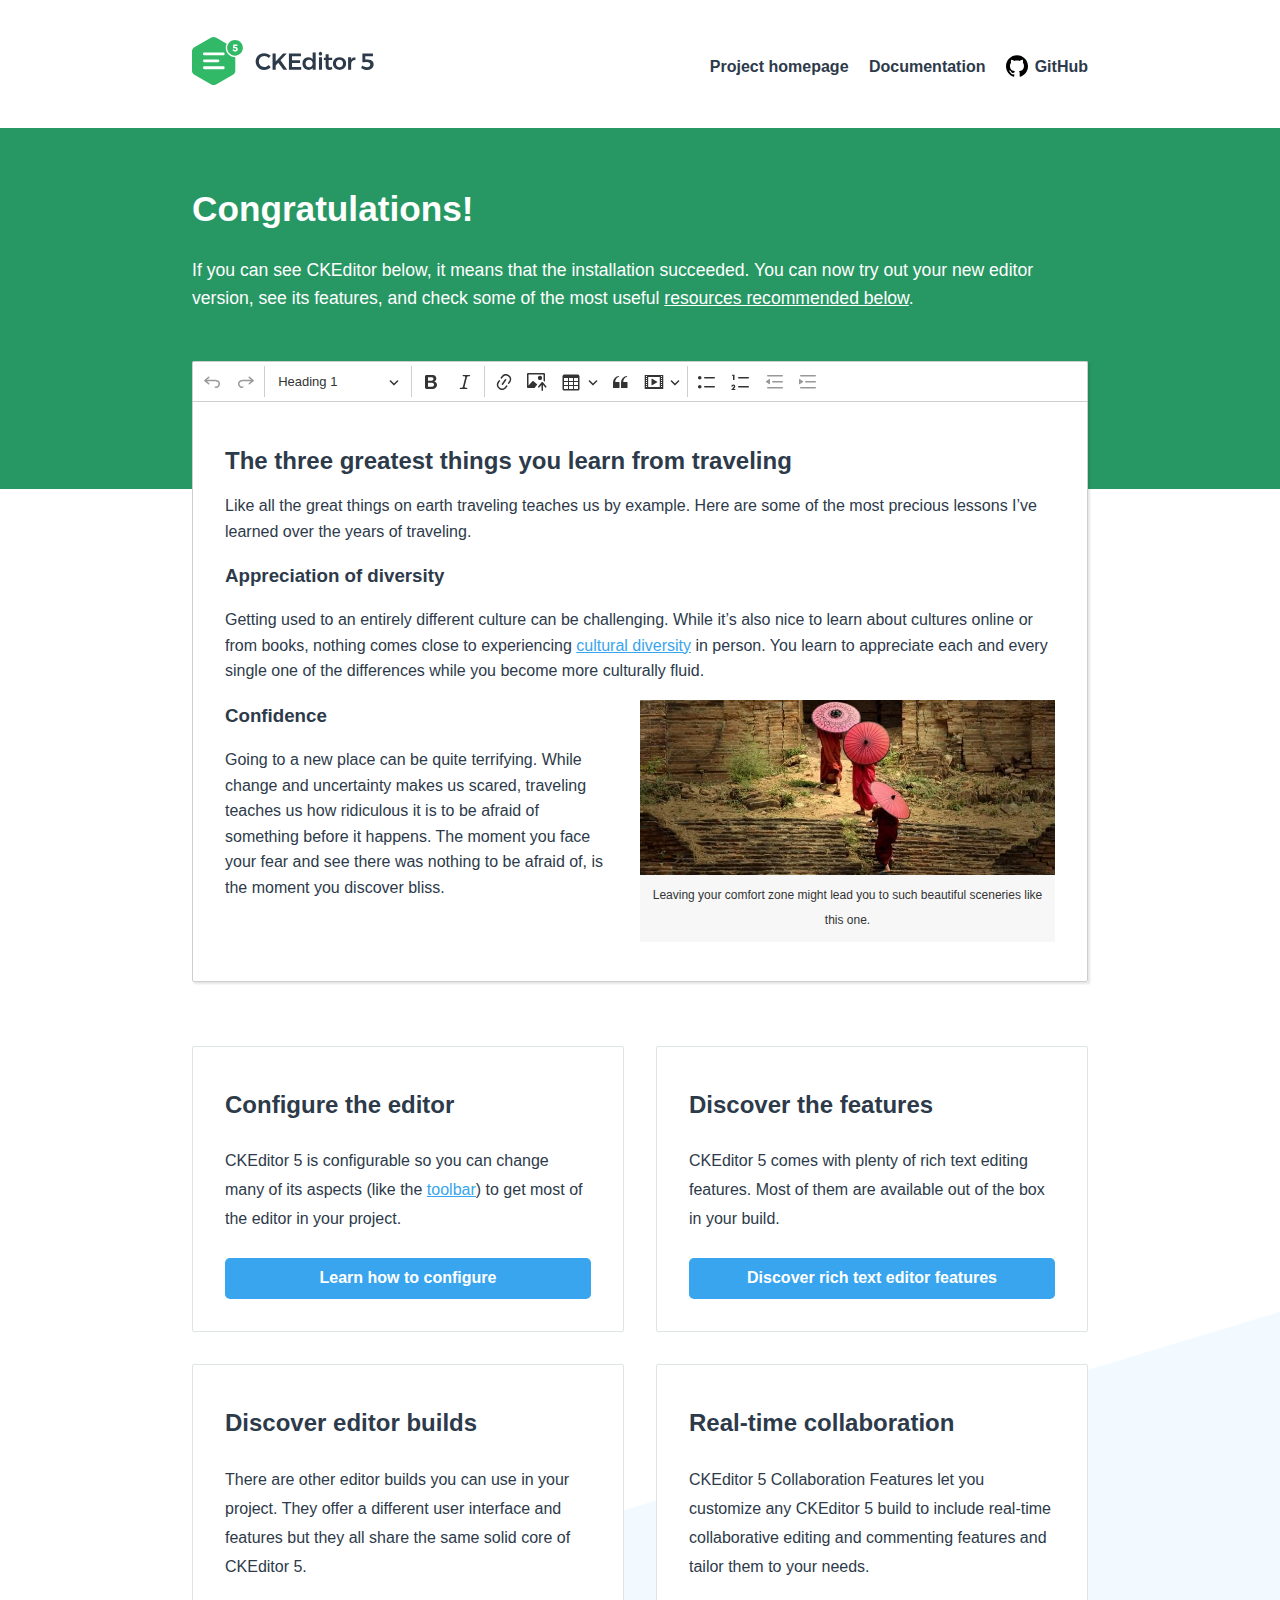
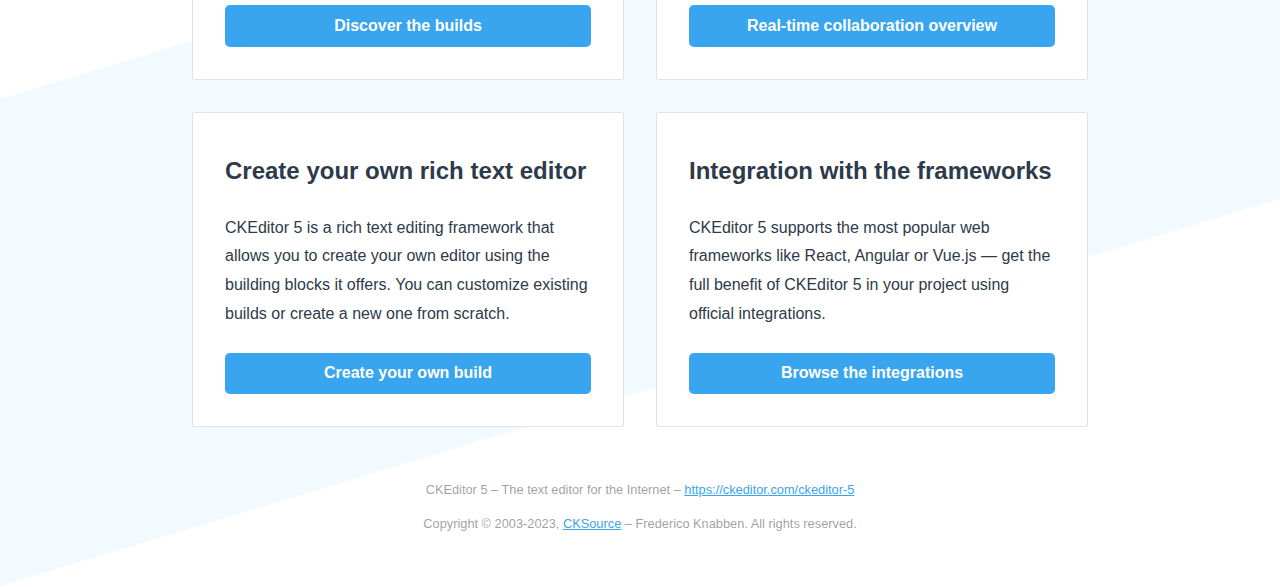
<file: src/main/resources/static/common/js/ckeditor5/index.html>
<!DOCTYPE html>
<!--
Copyright (c) 2003-2023, CKSource Holding sp. z o.o. All rights reserved.
For licensing, see LICENSE.md or https://ckeditor.com/legal/ckeditor-oss-license
-->
<html lang="en">
<head>
	<meta charset="utf-8">
	<meta name="viewport" content="width=device-width, initial-scale=1.0, maximum-scale=1.0" />
	<link type="text/css" href="sample/css/sample.css" rel="stylesheet" media="screen" />
	<title>CKEditor 5 – classic editor build sample</title>
</head>
<body>

<header>
	<div class="centered">
		<h1><a href="https://ckeditor.com/ckeditor-5"><img src="sample/img/logo.svg" alt="WYSIWYG editor - CKEditor 5" /></a></h1>

		<input type="checkbox" id="menu-toggle" />
		<label for="menu-toggle"></label>
		  
		<nav>
			<ul>
				<li><a href="https://ckeditor.com/ckeditor-5">Project homepage</a></li>
				<li><a href="https://ckeditor.com/docs/">Documentation</a></li>
				<li><a href="https://github.com/ckeditor/ckeditor5">GitHub</a></li>
			</ul>
		</nav>
	</div>
</header>

<main>
	<div class="message">
		<div class="centered">
			<h1>Congratulations!</h1>

			<p>If you can see CKEditor below, it means that the installation succeeded. You can now try out your new editor version, see its features,
			and check some of the most useful <a href="#references">resources recommended below</a>.</p>
		</div>
	</div>
	<div class="centered">
		<div id="editor">
			<h2>The three greatest things you learn from traveling</h2>

			<p>Like all the great things on earth traveling teaches us by example. Here are some of the most precious lessons I’ve learned over the years of traveling.</p>

			<h3>Appreciation of diversity</h3>

			<p>Getting used to an entirely different culture can be challenging. While it’s also nice to learn about cultures online or from books, nothing comes close to experiencing <a href="https://en.wikipedia.org/wiki/Cultural_diversity">cultural diversity</a> in person. You learn to appreciate each and every single one of the differences while you become more culturally fluid.</p>

			<figure class="image image-style-side"><img src="sample/img/umbrellas.jpg" alt="Three Monks walking on ancient temple.">
				<figcaption>Leaving your comfort zone might lead you to such beautiful sceneries like this one.</figcaption>
			</figure>

			<h3>Confidence</h3>

			<p>Going to a new place can be quite terrifying. While change and uncertainty makes us scared, traveling teaches us how ridiculous it is to be afraid of something before it happens. The moment you face your fear and see there was nothing to be afraid of, is the moment you discover bliss.</p>
		</div>

		<div id="references">
			<section>
				<h2>Configure the editor</h2>
				<p>CKEditor 5 is configurable so you can change many of its aspects (like the <a href="https://ckeditor.com/docs/ckeditor5/latest/builds/guides/integration/configuration.html#toolbar-setup">toolbar</a>) to get most of the editor in your project.</p>
				<p><a href="https://ckeditor.com/docs/ckeditor5/latest/builds/guides/integration/configuration.html">Learn how to configure</a></p>
			</section>

			<section>
				<h2>Discover the features</h2>
				<p>CKEditor 5 comes with plenty of rich text editing features. Most of them are available out of the box in your build.</p>
				<p><a href="https://ckeditor.com/docs/ckeditor5/latest/features/index.html">Discover rich text editor features</a></p>				</section>

			<section>
				<h2>Discover editor builds</h2>
				<p>There are other editor builds you can use in your project. They offer a different user interface and features but they all share the same solid core of CKEditor 5.</p>
				<p><a href="https://ckeditor.com/docs/ckeditor5/latest/builds/guides/overview.html">Discover the builds</a></p>
			</section>

			<section>
				<h2>Real-time collaboration</h2>
				<p>CKEditor 5 Collaboration Features let you customize any CKEditor 5 build to include real-time collaborative editing and commenting features and tailor them to your needs.</p>
				<p><a href="https://ckeditor.com/docs/ckeditor5/latest/features/collaboration/collaboration.html">Real-time collaboration overview</a></p>
			</section>

			<section>
				<h2>Create your own rich text editor</h2>
				<p>CKEditor 5 is a rich text editing framework that allows you to create your own editor using the building blocks it offers. You can customize existing builds or create a new one from scratch.</p>
				<p><a href="https://ckeditor.com/docs/ckeditor5/latest/builds/guides/development/custom-builds.html">Create your own build</a></p>
			</section>

			<section>
				<h2>Integration with the frameworks</h2>
				<p>CKEditor 5 supports the most popular web frameworks like React, Angular or Vue.js &mdash; get the full benefit of CKEditor 5 in your project using official integrations.</p>
				<p><a href="https://ckeditor.com/docs/ckeditor5/latest/builds/guides/integration/frameworks/overview.html">Browse the integrations</a></p>
			</section>	
		</div>
	</div>
</main>

<footer>
	<div>
		<p>CKEditor 5 – The text editor for the Internet – <a href="https://ckeditor.com/ckeditor-5">https://ckeditor.com/ckeditor-5</a></p>
		<p>Copyright © 2003-2023, <a href="https://cksource.com/">CKSource</a> – Frederico Knabben. All rights reserved.</p>
	</div>
</footer>

<script src="ckeditor.js"></script>

<script>
	ClassicEditor
		.create( document.querySelector( '#editor' ), {
			// toolbar: [ 'heading', '|', 'bold', 'italic', 'link' ]
		} )
		.then( editor => {
			window.editor = editor;
		} )
		.catch( err => {
			console.error( err.stack );
		} );
</script>

</body>
</html>
</file>
<file: src/main/resources/static/common/js/ckeditor5/sample/css/sample.css>
/**
 * @license Copyright (c) 2003-2023, CKSource Holding sp. z o.o. All rights reserved.
 * For licensing, see LICENSE.md or https://ckeditor.com/legal/ckeditor-oss-license
 */

:root {
	--ck-sample-base-spacing: 2em;
	--ck-sample-color-white: #fff;
	--ck-sample-color-green: #279863;
}

body, html {
	padding: 0;
	margin: 0;

	font-family: sans-serif, Arial, Verdana, "Trebuchet MS", "Apple Color Emoji", "Segoe UI Emoji", "Segoe UI Symbol";
	font-size: 16px;
	line-height: 22px;
}

body {
	height: 100%;
	color: #2D3A4A;
	background-image: url(../img/bg.png);
	background-repeat: no-repeat;
	background-position: 50% 100%;
	background-size: 100% auto;
}

body * {
	box-sizing: border-box;
}

a {
	color: #38A5EE;
}

abbr {
	border-bottom: 1px dotted #333;
	text-decoration: none;
}

.centered {
	max-width: 960px;
	margin: 0 auto;
	padding: 0 var(--ck-sample-base-spacing);
}

/* --------- HEADER ---------------------------------------------------------------------------- */

header .centered {
	display: flex;
	flex-flow: row nowrap;
	justify-content: space-between;
	align-items: center;
	min-height: 8em;
}

header h1 {
	margin: 0;
	font-size: 1em;
	display: inline-block;
}

header h1 a {
	display: inline-block;
	line-height: 0;
}

header h1 img {
	height: 3em;
}

header nav ul {
	margin: 0;
	padding: 0;
	list-style-type: none;
}

header nav ul li {
	display: inline-block;
}

header nav ul li + li {
	margin-left: 1em;
}

header nav ul li a {
	font-weight: bold;
	text-decoration: none;
	color: #2D3A4A;
}

header nav ul li a:hover {
	text-decoration: underline;
}

header nav ul li:last-child a::before {
	content: url(../img/github.svg);
	width: 1.4em;
	height: 1.4em;
	display: inline-block;
	margin-right: .4em;
	position: relative;
	top: .3em;
}

header input {
	display: none;
}

header label {
	display: none;
}

/* --------- MAIN ------------------------------------------------------------------------------- */

main .message {
	padding: 0 0 var(--ck-sample-base-spacing);
	background: var(--ck-sample-color-green);
	color: var(--ck-sample-color-white);
}

main .message::after {
	content: "";
	z-index: -1;
	display: block;
	height: 10em;
	width: 100%;
	background: var(--ck-sample-color-green);
	position: absolute;
	left: 0;
}

main .message h1 {
	padding-top: var(--ck-sample-base-spacing);
	margin: 0 0 1em;
	font-size: 2.2em;
}

main .message p {
	font-size: 1.1em;
	line-height: 1.6em;
}

main .message p a {
	color: var(--ck-sample-color-white);
}

main #editor {
	background: var(--ck-sample-color-white);
	box-shadow: 2px 2px 2px rgba(0,0,0,.1);
	border: 1px solid #DFE4E6;			
	border-bottom-color: #cdd0d2;
	border-right-color: #cdd0d2;
}

main .ck.ck-editor {
	box-shadow: 2px 2px 2px rgba(0,0,0,.1);
}

main .ck.ck-content {
	font-size: 1em;
	line-height: 1.6em;
	margin-bottom: 0.8em;
	min-height: 200px;
	padding: 1.5em 2em;
}

main #references {
	margin: 4em 0 var(--ck-sample-base-spacing);
	display: grid;
	grid-template-columns: repeat( auto-fit, minmax(320px, 1fr) );
	grid-gap: var(--ck-sample-base-spacing);
}

main #references > section {
	background: var(--ck-sample-color-white);
	border-radius: 2px;
	border: 1px solid #DFE4E6;			
	padding: var(--ck-sample-base-spacing);
	line-height: 1.8em;

	display: flex;
	flex-flow: column nowrap;
	justify-content: space-between;
}

main #references > section h2 {
	margin: .5em 0;
}

main #references > section p:first-of-type {
	flex: 1 0 auto;
}

main #references > section p:last-child {
	margin: calc(.25*var(--ck-sample-base-spacing)) 0 0;
}

main #references > section p:last-child a {
	background: #38A5EE;
	border-radius: 5px;
	padding: .4em 1em;
	color: var(--ck-sample-color-white);
	text-decoration: none;
	font-weight: bold;
	display: block;
	text-align: center;
}

main #references > section p:last-child a:hover {
	background: #218cd4;
}

/* --------- MAIN / DOCUMENT EDITOR --------------------------------------------------------------- */

main .document-editor {
	border: 1px solid #DFE4E6;
	border-bottom-color: #cdd0d2;
	border-right-color: #cdd0d2;
	border-radius: 2px;
	max-height: 700px;
	display: flex;
	flex-flow: column nowrap;
	box-shadow: 2px 2px 2px rgba(0,0,0,.1);
}

main .toolbar-container {
	z-index: 1;
	position: relative;
	box-shadow: 2px 2px 1px rgba(0,0,0,.05);
}

main .toolbar-container .ck.ck-toolbar {
	border-top-width: 0;
	border-left-width: 0;
	border-right-width: 0;
	border-radius: 0;
}

main .content-container {
	padding: var(--ck-sample-base-spacing);
	background: #eee;
	overflow-y: scroll;
}

main .content-container #editor {
	border-top-left-radius: 0;
	border-top-right-radius: 0;

	width: 15.8cm;
	min-height: 21cm;
	padding: 1cm 1cm 2cm;
	margin: 0 auto;
	box-shadow: 2px 2px 1px rgba(0,0,0,.05);
}

/* --------- FOOTER ------------------------------------------------------------------------------- */

footer {
	margin: calc(2*var(--ck-sample-base-spacing)) var(--ck-sample-base-spacing);
	font-size: .8em;
	text-align: center;
	color: rgba(0,0,0,.4);
}

/* --------- RWD ------------------------------------------------------------------------------- */

@media (max-width: 900px) {
	header .centered {
		padding-top: var(--ck-sample-base-spacing);
		padding-bottom: var(--ck-sample-base-spacing);
		flex-flow: column nowrap;
		align-items: stretch;
		min-height: unset;
	}

	header h1 {
		text-align: center;
		margin-bottom: var(--ck-sample-base-spacing);
	}

	header nav ul {
		text-align: center;
	}
}

@media (max-width: 600px) {
	header .centered {
		padding-left: 0;
		padding-right: 0;
	}

	header nav {
		position: absolute;
		top: 0;
		left: 0;
		right: 0;		
		background: #fff;
		padding: 1em 0;
		transition: all .4s ease-out;
		transform: translateY(-100%);
		overflow: hidden;
	}

	header h1 {
		margin: 0;
	}

	header nav ul li {
		display: block;
		line-height: 3em;
		margin-bottom: 1px;
	}

	header nav ul li a {
		display: block;
	}

	header nav ul li a:hover {
		background: #eee;
	}

	header nav ul li + li {
		margin-left: 0;
	}

	header label {
		display: block;
		color: #fff;
		width: 40px;
		height: 40px;
		position: absolute;
		top: 10px;
		left: 10px;
		z-index: 1;
		transition: transform .2s ease-out;
		transform: rotate(0deg);
		background: url([data-uri]) center center no-repeat;
	}

	header input:checked ~ nav {
		transform: translateY(0%);
		box-shadow: 0 3px 3px rgba(0,0,0,.1);		
	}

	header input:checked ~ label {
		background-image: url([data-uri]);
		transform: rotate(180deg);
	}

	main #references {
		grid-template-columns: repeat( auto-fit, minmax(240px, 1fr) );
	}
}
</file>
